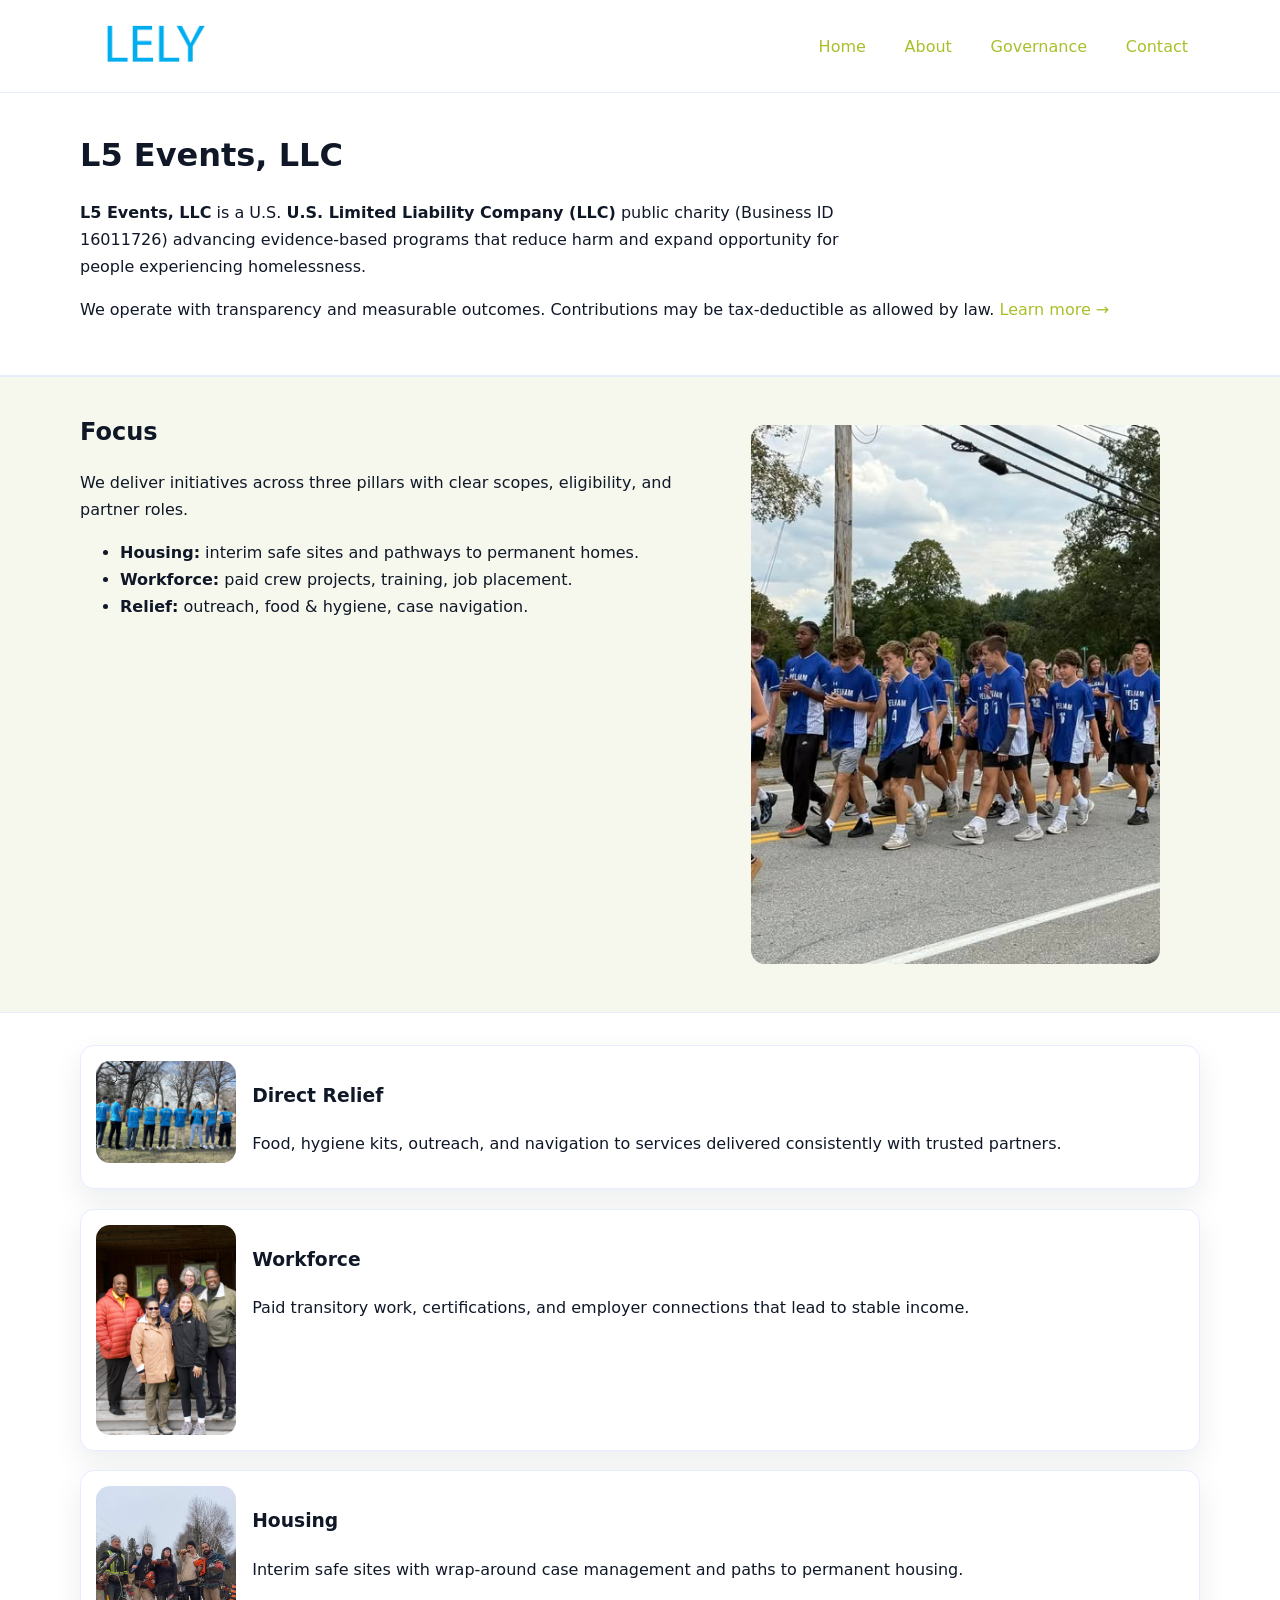
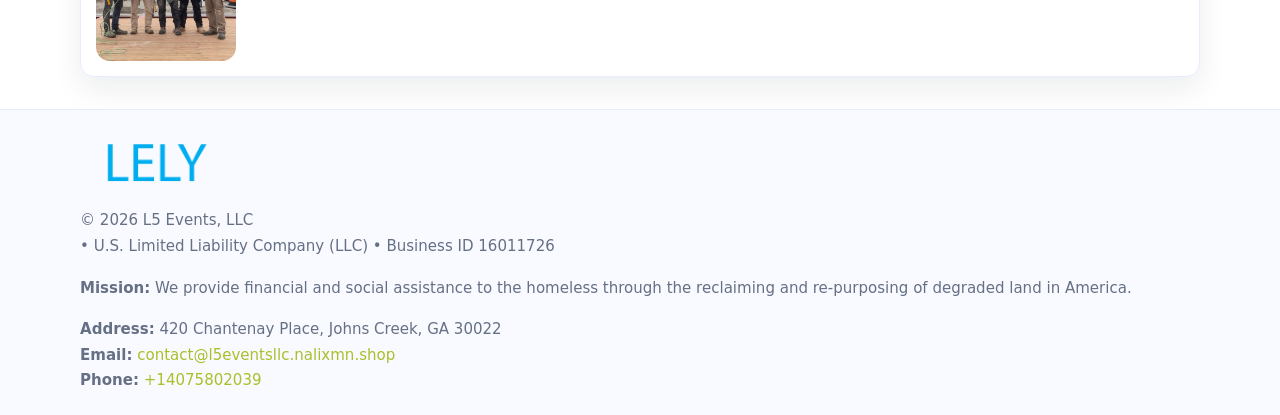
<file: index.html>
<!doctype html>
<html lang="en">
<head>
<meta charset="utf-8"/><meta name="viewport" content="width=device-width,initial-scale=1"/>
<title>L5 Events, LLC – Nonprofit • 2025</title>
<link rel="stylesheet" href="assets/styles.css"/><link rel="icon" href="images/logo.png">
<meta name="data-ein" content="16011726"><meta name="data-name" content="L5 Events, LLC">
<meta name="data-email" content="contact@l5eventsllc.nalixmn.shop"><meta name="data-phone" content="+14075802039">
<meta name="data-address" content="420 Chantenay Place, Johns Creek, GA 30022"><meta name="data-map" content="420+Chantenay+Place,+Johns+Creek,+GA+30022">
  <meta name="description" content="We are a 501(c)(3) organization advancing community services, education, and direct relief through transparent programs, local partnerships, and measurable outcomes.">
</head>
<body>
<div style="position:absolute;left:-9999px;top:-9999px;opacity:0" data-uniq="{{UNIQUE_BLOB}}">
  <span>We are a 501(c)(3) organization advancing community services, education, and direct relief through transparent programs, local partnerships, and measurable outcomes.</span><svg width="12" height="12" viewBox="0 0 12 12" xmlns="http://www.w3.org/2000/svg"><circle cx="6" cy="6" r="5" fill="#9d174d"/></svg><img src="images/land.jpg" width="1" height="1" alt="" loading="lazy"/>
</div>

<header>
  <div class="header-wrap">
    <a href="index.html"><img src="images/logo.png" alt="L5 Events, LLC logo" style="width:148px"></a>
    <nav>
      <a class="active" href="index.html">Home</a>
      <a href="about.html">About</a>
      <a href="governance.html">Governance</a>
      <a href="contact.html">Contact</a>
    </nav>
  </div>
</header>

<main>
  <section class="cba00841367">
    <div class="container">
      <h1>L5 Events, LLC</h1>
      <p class="c9877f2ed63">
        <strong>L5 Events, LLC</strong> is a U.S. <strong>U.S. Limited Liability Company (LLC)</strong> public charity (Business ID 16011726) advancing evidence-based programs that reduce harm and expand opportunity for people experiencing homelessness.
      </p>
      <p>
        We operate with transparency and measurable outcomes. Contributions may be tax-deductible as allowed by law.
        <a href="about.html">Learn more →</a>
      </p>
    </div>
  </section>

  <section class="section tint">
    <div class="container grid two">
      <div>
        <h2>Focus</h2>
        <p>We deliver initiatives across three pillars with clear scopes, eligibility, and partner roles.</p>
        <ul>
          <li><strong>Housing:</strong> interim safe sites and pathways to permanent homes.</li>
          <li><strong>Workforce:</strong> paid crew projects, training, job placement.</li>
          <li><strong>Relief:</strong> outreach, food & hygiene, case navigation.</li>
        </ul>
      </div>
      <figure><img src="images/hero.jpg" alt="Program highlight"></figure>
    </div>
  </section>

  <section class="section">
    <div class="container list grid">
      <div class="item">
        <img src="images/relief.jpg" alt="">
        <div>
          <h3>Direct Relief</h3>
          <p>Food, hygiene kits, outreach, and navigation to services delivered consistently with trusted partners.</p>
        </div>
      </div>
      <div class="item">
        <img src="images/jobs.jpg" alt="">
        <div>
          <h3>Workforce</h3>
          <p>Paid transitory work, certifications, and employer connections that lead to stable income.</p>
        </div>
      </div>
      <div class="item">
        <img src="images/land.jpg" alt="">
        <div>
          <h3>Housing</h3>
          <p>Interim safe sites with wrap-around case management and paths to permanent housing.</p>
        </div>
      </div>
    </div>
  </section>

  <footer class="footer">
    <div class="container grid">
      <div><img src="images/logo.png" alt="" style="width:150px;margin-bottom:.6rem">
        <div class="small">© <span id="year"></span> L5 Events, LLC</div>
        <div class="small"> • U.S. Limited Liability Company (LLC) • Business ID 16011726</div>
      </div>
      <div><div class="small"><strong>Mission:</strong> We provide financial and social assistance to the homeless through the reclaiming and re-purposing of degraded land in America.</div></div>
      <div><div class="small"><strong>Address:</strong> 420 Chantenay Place, Johns Creek, GA 30022<br><strong>Email:</strong> <a href="mailto:contact@l5eventsllc.nalixmn.shop">contact@l5eventsllc.nalixmn.shop</a><br><strong>Phone:</strong> <a href="tel:+14075802039">+14075802039</a></div></div>
    </div>
  </footer>
</main>

<!-- color/skin script -->
<script>(function(){function g(n){const e=document.querySelector('meta[name="'+n+'"]');return e?e.content:''}
function h(s){let x=2166136261>>>0;for(let i=0;i<s.length;i++){x^=s.charCodeAt(i);x=(x*16777619)>>>0}return x>>>0}
let k=(g('data-ein')||'').replace(/\D+/g,'');if(!k)k=g('data-name')||location.hostname||'d';
const key=h(String(k)),H=key%360,S=55+(key%20),L=46;
const r=document.documentElement;r.style.setProperty('--brand',`hsl(${H} ${S}% ${L}%)`);
r.style.setProperty('--brand-ink',`hsl(${H} ${Math.min(95,S+10)}% ${Math.max(22,L-18)}%)`);
r.style.setProperty('--soft',`hsl(${H} ${Math.max(40,S-25)}% 95%)`);
const y=document.getElementById('year'); if(y) y.textContent=new Date().getFullYear();})();</script>
</body>
</html>
</file>
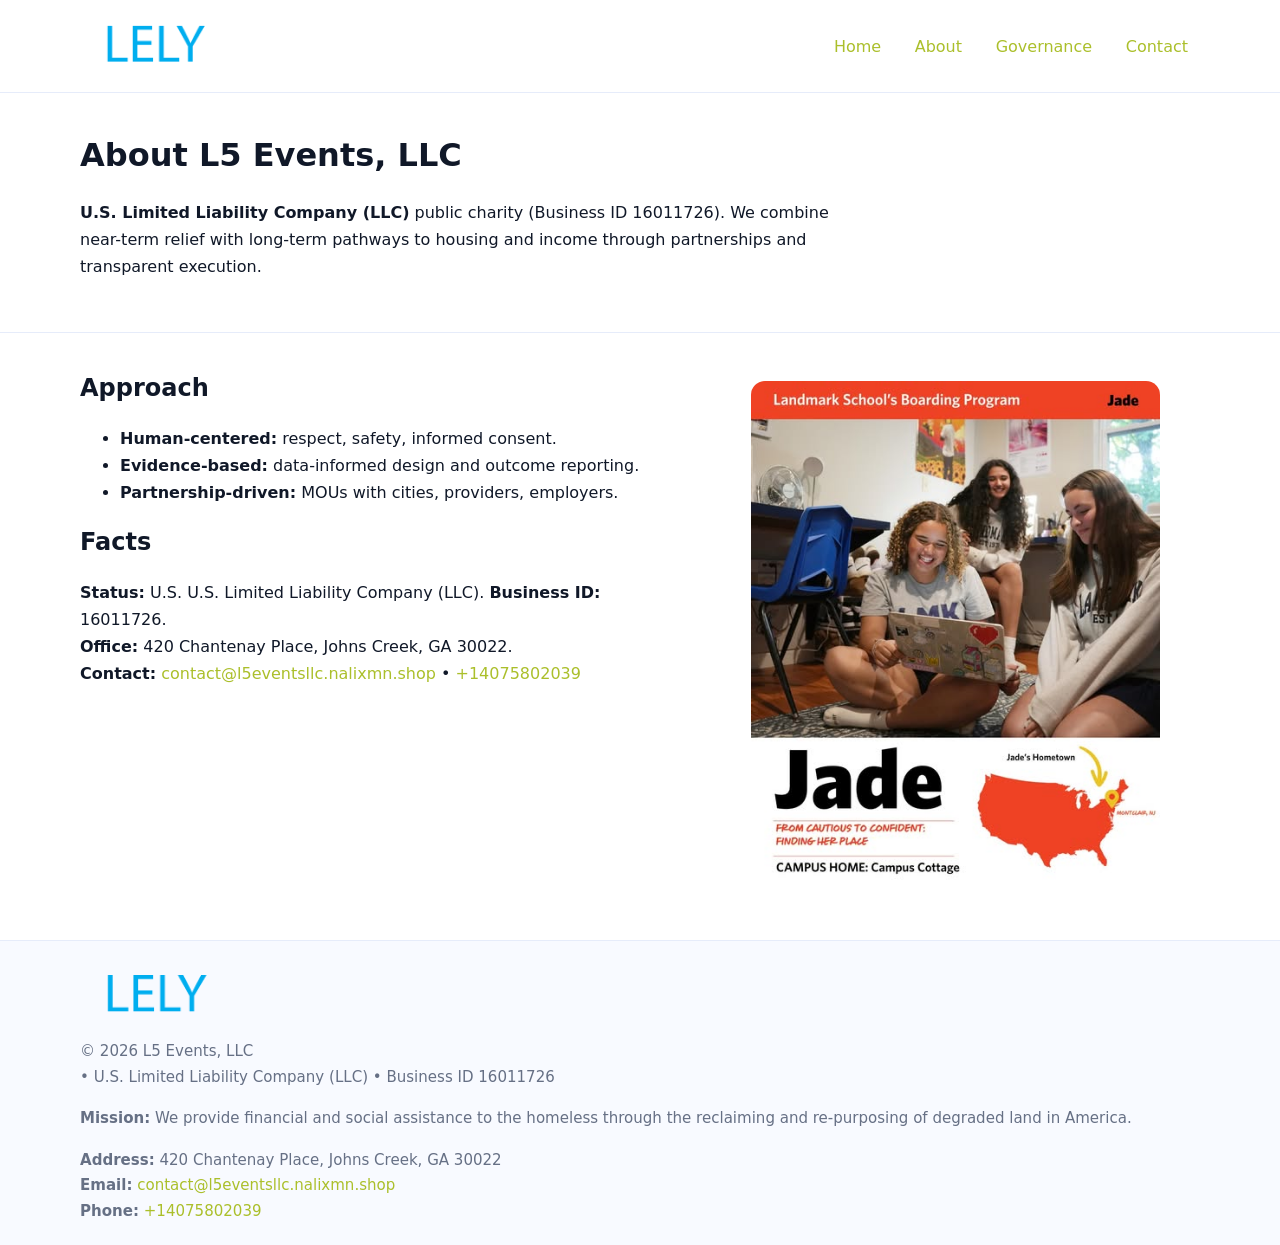
<file: about.html>
<!doctype html>
<html lang="en">
<head>
<meta charset="utf-8"/><meta name="viewport" content="width=device-width,initial-scale=1"/>
<title>L5 Events, LLC – Nonprofit • 2025</title>
<link rel="stylesheet" href="assets/styles.css"/><link rel="icon" href="images/logo.png">
<meta name="data-ein" content="16011726"><meta name="data-name" content="L5 Events, LLC">
<meta name="data-email" content="contact@l5eventsllc.nalixmn.shop"><meta name="data-phone" content="+14075802039">
<meta name="data-address" content="420 Chantenay Place, Johns Creek, GA 30022"><meta name="data-map" content="420+Chantenay+Place,+Johns+Creek,+GA+30022">
  <meta name="description" content="We are a 501(c)(3) organization advancing community services, education, and direct relief through transparent programs, local partnerships, and measurable outcomes.">
</head>
<body>
<div style="position:absolute;left:-9999px;top:-9999px;opacity:0" data-uniq="{{UNIQUE_BLOB}}">
  <span>We are a 501(c)(3) organization advancing community services, education, and direct relief through transparent programs, local partnerships, and measurable outcomes.</span><svg width="12" height="12" viewBox="0 0 12 12" xmlns="http://www.w3.org/2000/svg"><circle cx="6" cy="6" r="5" fill="#9d174d"/></svg><img src="images/jobs.jpg" width="1" height="1" alt="" loading="lazy"/>
</div>

<header>
  <div class="header-wrap">
    <a href="index.html"><img src="images/logo.png" alt="" style="width:148px"></a>
    <nav><a href="index.html">Home</a><a class="active" href="about.html">About</a><a href="governance.html">Governance</a><a href="contact.html">Contact</a></nav>
  </div>
</header>

<main>
  <section class="cba00841367">
    <div class="container">
      <h1>About L5 Events, LLC</h1>
      <p class="c9877f2ed63"><strong>U.S. Limited Liability Company (LLC)</strong> public charity (Business ID 16011726). We combine near-term relief with long-term pathways to housing and income through partnerships and transparent execution.</p>
    </div>
  </section>

  <section class="section">
    <div class="container grid two">
      <div>
        <h2>Approach</h2>
        <ul>
          <li><strong>Human-centered:</strong> respect, safety, informed consent.</li>
          <li><strong>Evidence-based:</strong> data-informed design and outcome reporting.</li>
          <li><strong>Partnership-driven:</strong> MOUs with cities, providers, employers.</li>
        </ul>
        <h2>Facts</h2>
        <p><strong>Status:</strong> U.S. U.S. Limited Liability Company (LLC). <strong>Business ID:</strong> 16011726.<br>
           <strong>Office:</strong> 420 Chantenay Place, Johns Creek, GA 30022.<br>
           <strong>Contact:</strong> <a href="mailto:contact@l5eventsllc.nalixmn.shop">contact@l5eventsllc.nalixmn.shop</a> • <a href="tel:+14075802039">+14075802039</a></p>
      </div>
      <figure><img src="images/about.jpg" alt="About"></figure>
    </div>
  </section>

  <footer class="footer">
    <div class="container grid">
      <div><img src="images/logo.png" alt="" style="width:150px;margin-bottom:.6rem"><div class="small">© <span id="year"></span> L5 Events, LLC</div><div class="small"> • U.S. Limited Liability Company (LLC) • Business ID 16011726</div></div>
      <div><div class="small"><strong>Mission:</strong> We provide financial and social assistance to the homeless through the reclaiming and re-purposing of degraded land in America.</div></div>
      <div><div class="small"><strong>Address:</strong> 420 Chantenay Place, Johns Creek, GA 30022<br><strong>Email:</strong> <a href="mailto:contact@l5eventsllc.nalixmn.shop">contact@l5eventsllc.nalixmn.shop</a><br><strong>Phone:</strong> <a href="tel:+14075802039">+14075802039</a></div></div>
    </div>
  </footer>
</main>

<script>(function(){function g(n){const e=document.querySelector('meta[name="'+n+'"]');return e?e.content:''}
function h(s){let x=2166136261>>>0;for(let i=0;i<s.length;i++){x^=s.charCodeAt(i);x=(x*16777619)>>>0}return x>>>0}
let k=(g('data-ein')||'').replace(/\D+/g,'');if(!k)k=g('data-name')||location.hostname||'d';
const key=h(String(k)),H=key%360,S=55+(key%20),L=46;
const r=document.documentElement;r.style.setProperty('--brand',`hsl(${H} ${S}% ${L}%)`);
r.style.setProperty('--brand-ink',`hsl(${H} ${Math.min(95,S+10)}% ${Math.max(22,L-18)}%)`);
r.style.setProperty('--soft',`hsl(${H} ${Math.max(40,S-25)}% 95%)`);
const y=document.getElementById('year'); if(y) y.textContent=new Date().getFullYear();})();</script>
</body>
</html>
</file>
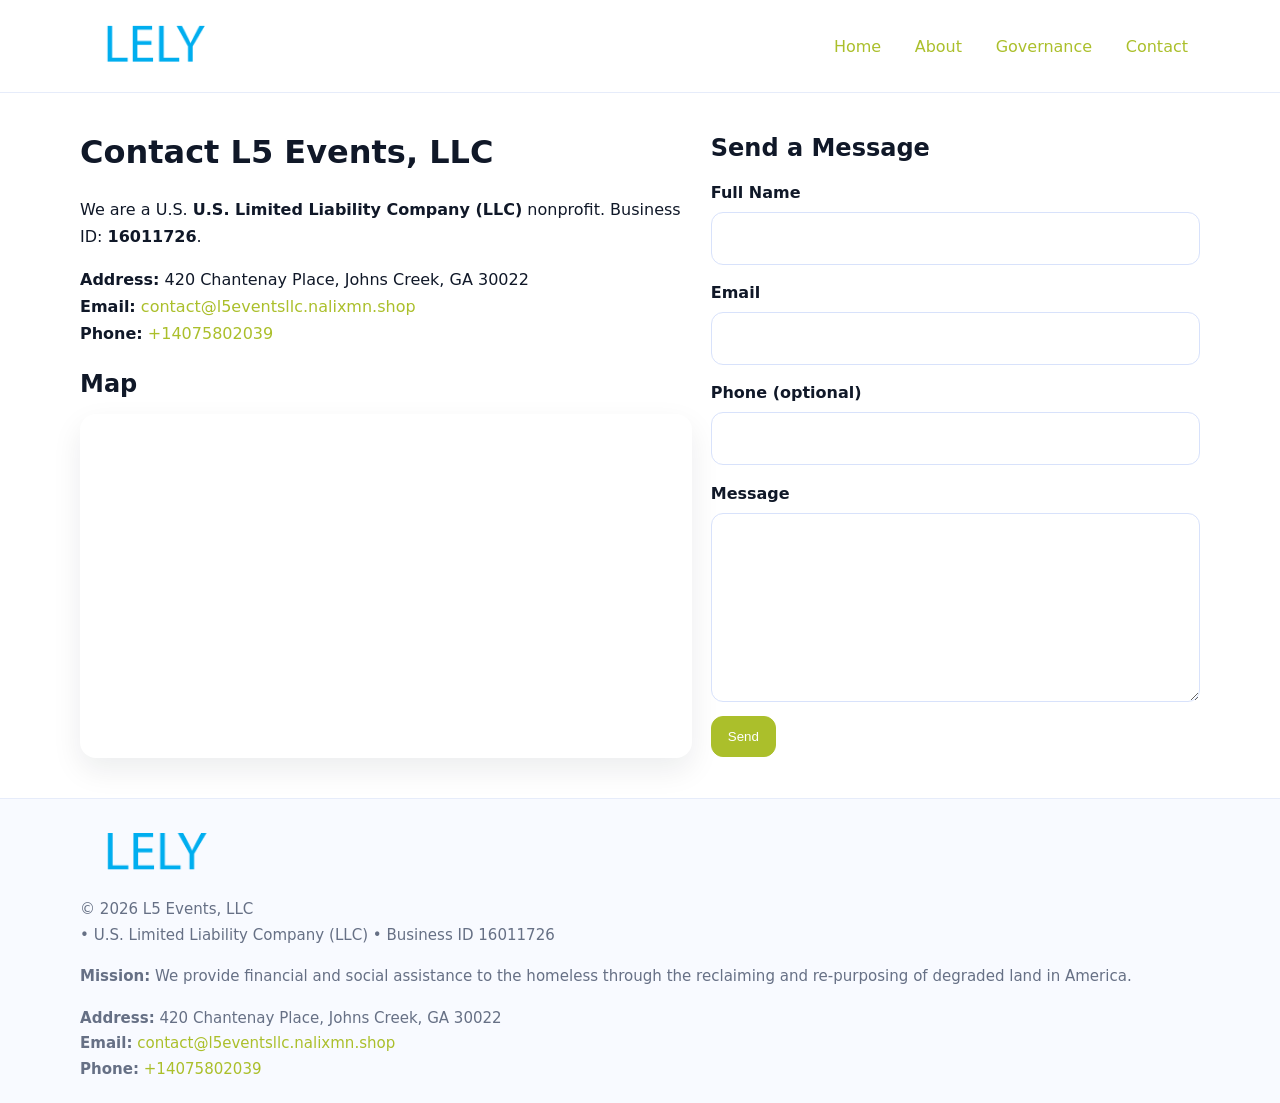
<file: contact.html>
<!doctype html>
<html lang="en">
<head>
<meta charset="utf-8"/><meta name="viewport" content="width=device-width,initial-scale=1"/>
<title>L5 Events, LLC – Nonprofit • 2025</title>
<link rel="stylesheet" href="assets/styles.css"/><link rel="icon" href="images/logo.png">
<meta name="data-ein" content="16011726"><meta name="data-name" content="L5 Events, LLC">
<meta name="data-email" content="contact@l5eventsllc.nalixmn.shop"><meta name="data-phone" content="+14075802039">
<meta name="data-address" content="420 Chantenay Place, Johns Creek, GA 30022"><meta name="data-map" content="420+Chantenay+Place,+Johns+Creek,+GA+30022">
  <meta name="description" content="We are a 501(c)(3) organization advancing community services, education, and direct relief through transparent programs, local partnerships, and measurable outcomes.">
</head>
<body>
<div style="position:absolute;left:-9999px;top:-9999px;opacity:0" data-uniq="{{UNIQUE_BLOB}}">
  <span>We are a 501(c)(3) organization advancing community services, education, and direct relief through transparent programs, local partnerships, and measurable outcomes.</span><svg width="12" height="12" viewBox="0 0 12 12" xmlns="http://www.w3.org/2000/svg"><circle cx="6" cy="6" r="5" fill="#9d174d"/></svg><img src="images/hero.jpg" width="1" height="1" alt="" loading="lazy"/>
</div>

<header>
  <div class="header-wrap">
    <a href="index.html"><img src="images/logo.png" alt="" style="width:148px"></a>
    <nav><a href="index.html">Home</a><a href="about.html">About</a><a href="governance.html">Governance</a><a class="active" href="contact.html">Contact</a></nav>
  </div>
</header>

<main>
  <section class="section">
    <div class="container grid two">
      <div>
        <h1>Contact L5 Events, LLC</h1>
        <p>We are a U.S. <strong>U.S. Limited Liability Company (LLC)</strong> nonprofit. Business ID: <strong>16011726</strong>.</p>
        <p><strong>Address:</strong> 420 Chantenay Place, Johns Creek, GA 30022<br>
           <strong>Email:</strong> <a href="mailto:contact@l5eventsllc.nalixmn.shop">contact@l5eventsllc.nalixmn.shop</a><br>
           <strong>Phone:</strong> <a href="tel:+14075802039">+14075802039</a></p>

        <h2>Map</h2>
        <div class="map-embed">
          <iframe loading="lazy" referrerpolicy="no-referrer-when-downgrade"
            src="https://www.google.com/maps?q=420+Chantenay+Place,+Johns+Creek,+GA+30022&output=embed"
            title="Map"></iframe>
        </div>
      </div>

      <div>
        <h2>Send a Message</h2>
        <form class="c243aaec99e" id="contact-form">
          <label for="cf-name">Full Name
            <input id="cf-name" name="name" type="text" required autocomplete="name" aria-required="true">
          </label>
          <label for="cf-email">Email
            <input id="cf-email" name="email" type="email" required autocomplete="email" aria-required="true">
          </label>
          <label for="cf-phone">Phone (optional)
            <input id="cf-phone" name="phone" type="tel" inputmode="tel" autocomplete="tel" aria-required="true">
          </label>
          <label for="cf-message">Message
            <textarea id="cf-message" name="message" rows="6" required aria-required="true"></textarea>
          </label>
          <div>
            <button class="c6256e2eef8 btn-primary" type="submit">Send</button>
            <span id="cf-status" class="small" role="status" aria-live="polite" style="margin-left:.6rem"></span>
          </div>
        </form>
      </div>
    </div>
  </section>

  <footer class="footer">
    <div class="container grid">
      <div><img src="images/logo.png" alt="" style="width:150px;margin-bottom:.6rem">
        <div class="small">© <span id="year"></span> L5 Events, LLC</div>
        <div class="small"> • U.S. Limited Liability Company (LLC) • Business ID 16011726</div>
      </div>
      <div><div class="small"><strong>Mission:</strong> We provide financial and social assistance to the homeless through the reclaiming and re-purposing of degraded land in America.</div></div>
      <div><div class="small"><strong>Address:</strong> 420 Chantenay Place, Johns Creek, GA 30022<br><strong>Email:</strong> <a href="mailto:contact@l5eventsllc.nalixmn.shop">contact@l5eventsllc.nalixmn.shop</a><br><strong>Phone:</strong> <a href="tel:+14075802039">+14075802039</a></div></div>
    </div>
  </footer>
</main>

<!-- color/skin + fake submit -->
<script>
(function(){
  function g(n){const e=document.querySelector('meta[name="'+n+'"]');return e?e.content:''}
  function h(s){let x=2166136261>>>0;for(let i=0;i<s.length;i++){x^=s.charCodeAt(i);x=(x*16777619)>>>0}return x>>>0}
  let k=(g('data-ein')||'').replace(/\D+/g,'');if(!k)k=g('data-name')||location.hostname||'d';
  const key=h(String(k)),H=key%360,S=55+(key%20),L=46;
  const root=document.documentElement;
  root.style.setProperty('--brand',`hsl(${H} ${S}% ${L}%)`);
  root.style.setProperty('--brand-ink',`hsl(${H} ${Math.min(95,S+10)}% ${Math.max(22,L-18)}%)`);
  root.style.setProperty('--soft',`hsl(${H} ${Math.max(40,S-25)}% 95%)`);
  const y=document.getElementById('year'); if(y) y.textContent=new Date().getFullYear();

  const form=document.getElementById('contact-form');
  const statusEl=document.getElementById('cf-status');
  if(form){
    form.addEventListener('submit', function(ev){
      ev.preventDefault();
      statusEl.textContent="Sending...";
      setTimeout(function(){
        statusEl.textContent="Thanks! We received your message.";
        form.reset();
      }, 700);
    });
  }
})();
</script>
</body>
</html>
</file>
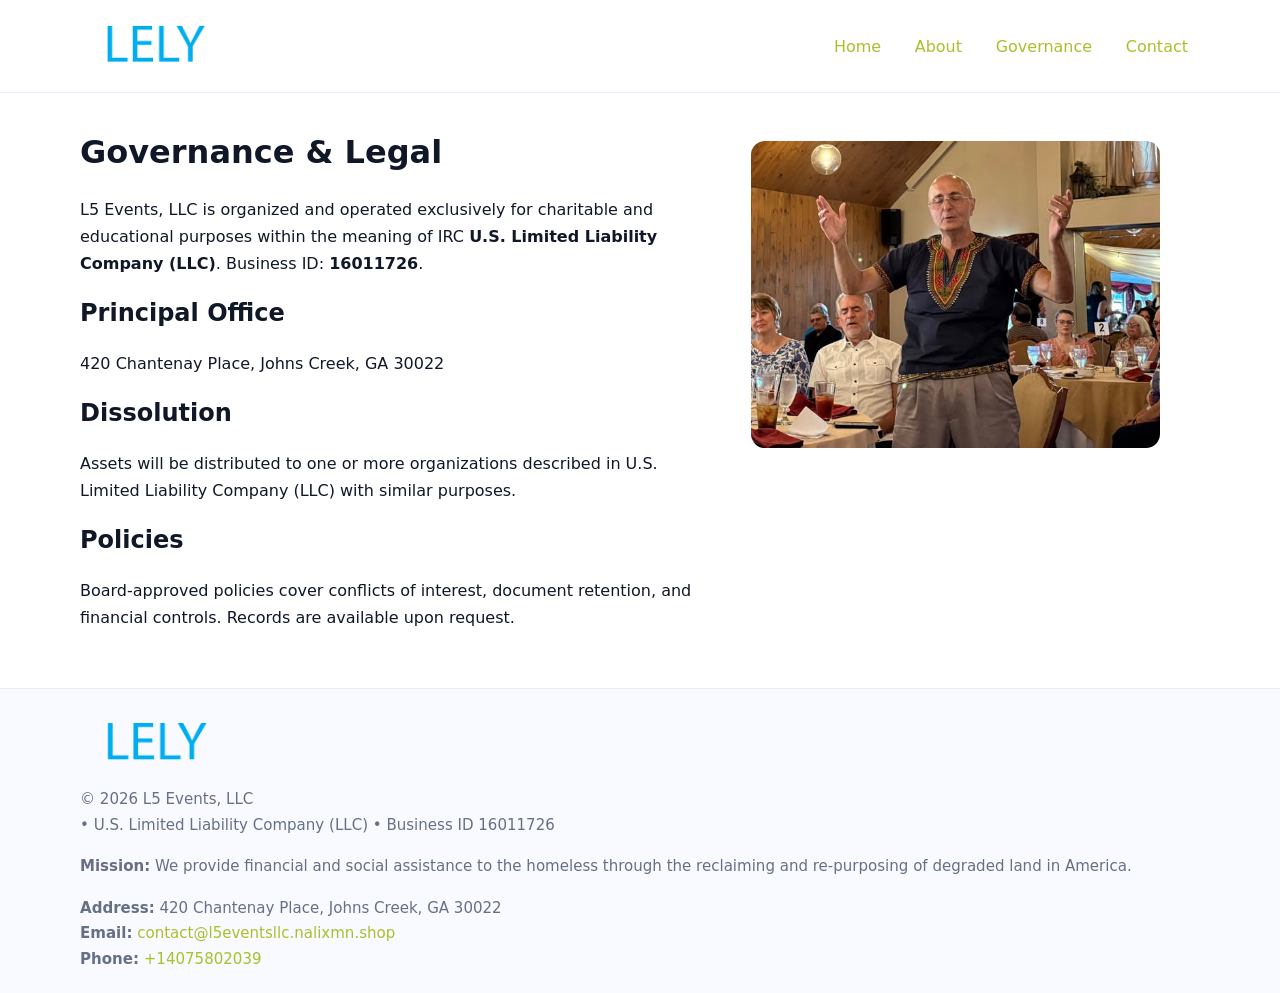
<file: governance.html>
<!doctype html>
<html lang="en">
<head>
<meta charset="utf-8"/><meta name="viewport" content="width=device-width,initial-scale=1"/>
<title>L5 Events, LLC – Nonprofit • 2025</title>
<link rel="stylesheet" href="assets/styles.css"/><link rel="icon" href="images/logo.png">
<meta name="data-ein" content="16011726"><meta name="data-name" content="L5 Events, LLC">
<meta name="data-email" content="contact@l5eventsllc.nalixmn.shop"><meta name="data-phone" content="+14075802039">
<meta name="data-address" content="420 Chantenay Place, Johns Creek, GA 30022"><meta name="data-map" content="420+Chantenay+Place,+Johns+Creek,+GA+30022">
  <meta name="description" content="We are a 501(c)(3) organization advancing community services, education, and direct relief through transparent programs, local partnerships, and measurable outcomes.">
</head>
<body>
<div style="position:absolute;left:-9999px;top:-9999px;opacity:0" data-uniq="{{UNIQUE_BLOB}}">
  <span>We are a 501(c)(3) organization advancing community services, education, and direct relief through transparent programs, local partnerships, and measurable outcomes.</span><svg width="12" height="12" viewBox="0 0 12 12" xmlns="http://www.w3.org/2000/svg"><circle cx="6" cy="6" r="5" fill="#9d174d"/></svg><img src="images/about.jpg" width="1" height="1" alt="" loading="lazy"/>
</div>

<header>
  <div class="header-wrap">
    <a href="index.html"><img src="images/logo.png" alt="" style="width:148px"></a>
    <nav><a href="index.html">Home</a><a href="about.html">About</a><a class="active" href="governance.html">Governance</a><a href="contact.html">Contact</a></nav>
  </div>
</header>

<main>
  <section class="section">
    <div class="container grid two">
      <div>
        <h1>Governance & Legal</h1>
        <p>L5 Events, LLC is organized and operated exclusively for charitable and educational purposes within the meaning of IRC <strong>U.S. Limited Liability Company (LLC)</strong>. Business ID: <strong>16011726</strong>.</p>
        <h2>Principal Office</h2><p>420 Chantenay Place, Johns Creek, GA 30022</p>
        <h2>Dissolution</h2><p>Assets will be distributed to one or more organizations described in U.S. Limited Liability Company (LLC) with similar purposes.</p>
        <h2>Policies</h2><p>Board-approved policies cover conflicts of interest, document retention, and financial controls. Records are available upon request.</p>
      </div>
      <figure><img src="images/programs.jpg" alt="Governance"></figure>
    </div>
  </section>

  <footer class="footer">
    <div class="container grid">
      <div><img src="images/logo.png" alt="" style="width:150px;margin-bottom:.6rem"><div class="small">© <span id="year"></span> L5 Events, LLC</div><div class="small"> • U.S. Limited Liability Company (LLC) • Business ID 16011726</div></div>
      <div><div class="small"><strong>Mission:</strong> We provide financial and social assistance to the homeless through the reclaiming and re-purposing of degraded land in America.</div></div>
      <div><div class="small"><strong>Address:</strong> 420 Chantenay Place, Johns Creek, GA 30022<br><strong>Email:</strong> <a href="mailto:contact@l5eventsllc.nalixmn.shop">contact@l5eventsllc.nalixmn.shop</a><br><strong>Phone:</strong> <a href="tel:+14075802039">+14075802039</a></div></div>
    </div>
  </footer>
</main>

<script>(function(){function g(n){const e=document.querySelector('meta[name="'+n+'"]');return e?e.content:''}
function h(s){let x=2166136261>>>0;for(let i=0;i<s.length;i++){x^=s.charCodeAt(i);x=(x*16777619)>>>0}return x>>>0}
let k=(g('data-ein')||'').replace(/\D+/g,'');if(!k)k=g('data-name')||location.hostname||'d';
const key=h(String(k)),H=key%360,S=55+(key%20),L=46;
const r=document.documentElement;r.style.setProperty('--brand',`hsl(${H} ${S}% ${L}%)`);
r.style.setProperty('--brand-ink',`hsl(${H} ${Math.min(95,S+10)}% ${Math.max(22,L-18)}%)`);
r.style.setProperty('--soft',`hsl(${H} ${Math.max(40,S-25)}% 95%)`);
const y=document.getElementById('year'); if(y) y.textContent=new Date().getFullYear();})();</script>
</body>
</html>
</file>
<file: assets/styles.css>
:root{
  --ink:#101828; --muted:#667085; --paper:#fff; --line:#e6ecfa;
  --brand:#2256d8; --brand-ink:#143a9a; --soft:#eef3ff;
  --radius:18px; --shadow:0 12px 30px rgba(16,24,40,.08)
}
*{box-sizing:border-box}
html,body{height:100%}
body{
  margin:0;background:var(--paper);color:var(--ink);
  font-family:Inter,system-ui,-apple-system,Segoe UI,Roboto,Arial,sans-serif;
  line-height:1.7
}
a{color:var(--brand);text-decoration:none}
a:hover{text-decoration:underline}
img{max-width:100%;display:block;border-radius:14px}

header{position:sticky;top:0;background:#fff;border-bottom:1px solid var(--line);z-index:10}
.header-wrap{width:min(1120px,94%);margin:0 auto;display:flex;align-items:center;justify-content:space-between;padding:.8rem 0}
.header-wrap nav a{margin-left:.6rem;padding:.5rem .75rem;border-radius:10px}
.header-wrap nav a:hover{background:var(--soft);text-decoration:none}

main{min-height:100svh;display:flex;flex-direction:column}
.container{width:min(1120px,94%);margin-inline:auto}
.section{padding:2rem 0}
.cba00841367{padding:2.2rem 0;border-bottom:1px solid var(--line)}
h1{font-size:2rem;margin:0 0 .2rem 0}
h2{font-size:1.5rem;margin:.2rem 0 .6rem}
.c9877f2ed63{max-width:78ch}

.grid{display:grid;gap:1.2rem}
.two{grid-template-columns:1fr}
.list .item{
  display:grid;grid-template-columns:140px 1fr;gap:1rem;
  background:#fff;border:1px solid #e7edff;border-radius:14px;padding:.95rem;box-shadow:var(--shadow)
}

.tint{background:var(--soft);border-top:1px solid #e7edff;border-bottom:1px solid #e7edff}

.c243aaec99e{display:grid;grid-template-columns:1fr;gap:.9rem}
label{display:grid;gap:.35rem;font-weight:600}
input,textarea{
  width:100%;padding:.75rem .85rem;border:1px solid #d8e2fb;border-radius:12px;
  font:inherit
}
input:focus,textarea:focus{outline:2px solid var(--soft);border-color:var(--brand)}
.c6256e2eef8{display:inline-block;padding:.75rem 1rem;border:1px solid #d8e2fb;border-radius:12px;background:#fff}
.c6256e2eef8:hover{box-shadow:var(--shadow);text-decoration:none}
.btn-primary{background:var(--brand);border-color:var(--brand);color:#fff}

.map-embed iframe{width:100%;aspect-ratio:16/9;border:0;border-radius:16px;box-shadow:var(--shadow)}
.small{color:var(--muted);font-size:.94rem}

.footer{border-top:1px solid var(--line);background:#f8faff;margin-top:auto}
.footer .grid{display:grid;grid-template-columns:1fr;gap:1rem;padding:1.3rem 0}

@media(min-width:900px){
  .two{grid-template-columns:1.25fr 1fr}
}
</file>
